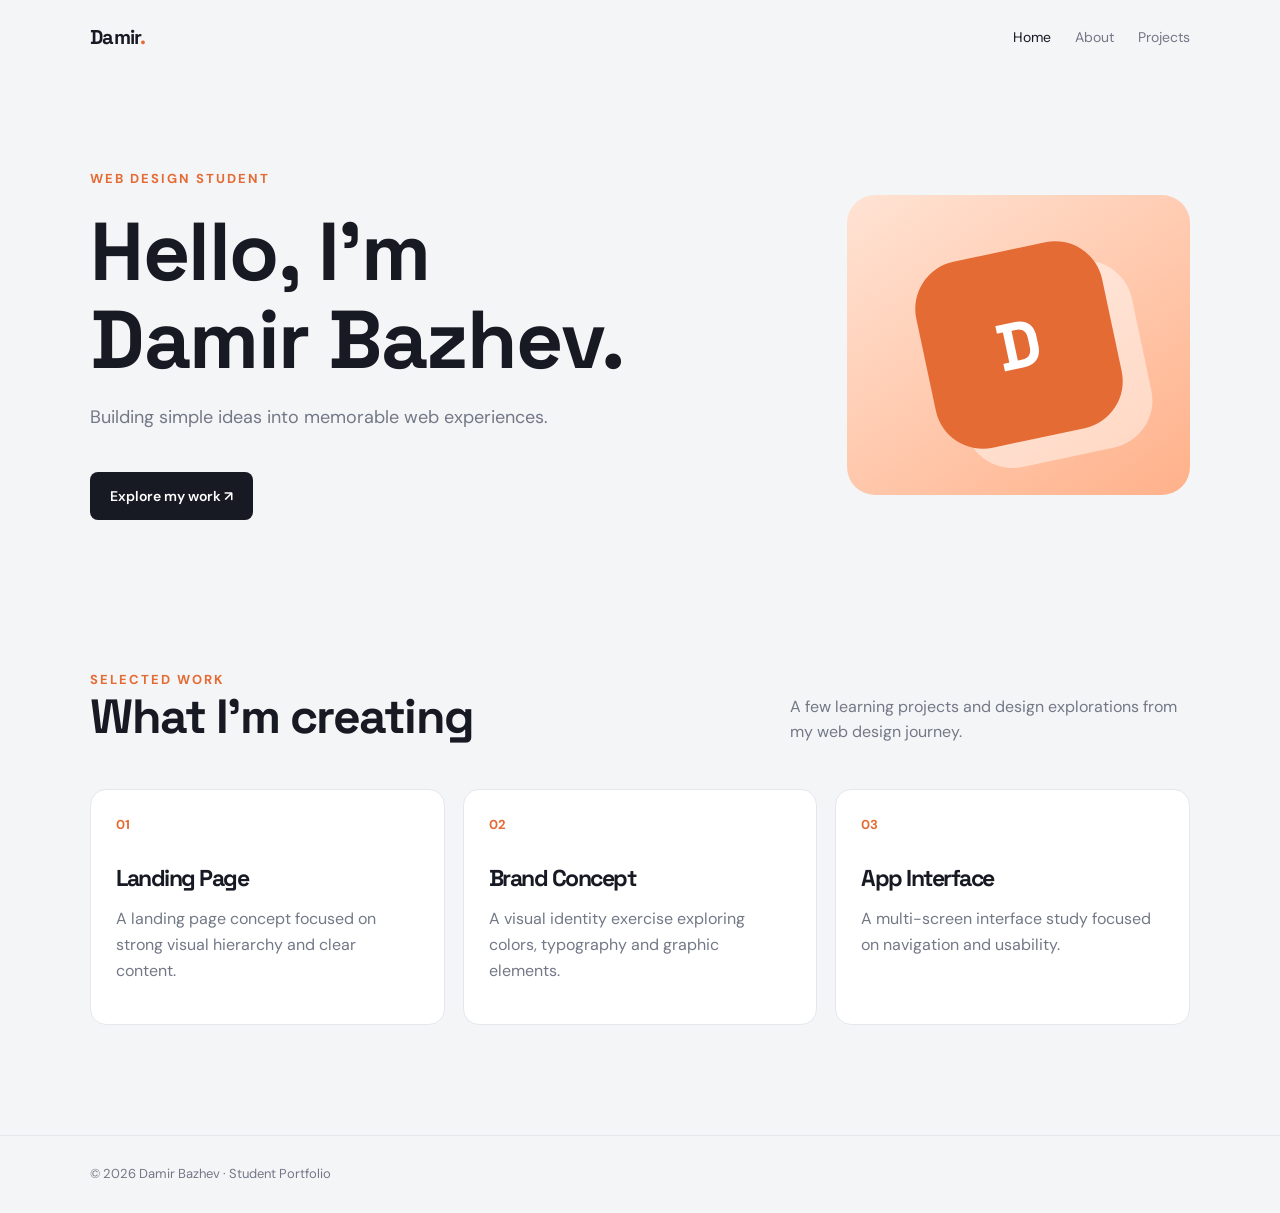
<file: index.html>
<!DOCTYPE html>
<html lang="en"><head><meta charset="UTF-8"><meta name="viewport" content="width=device-width, initial-scale=1.0">
<meta name="description" content="Damir Bazhev — web design student portfolio."><title>Home | Damir Bazhev</title><link rel="stylesheet" href="style.css"></head>
<body><header><div class="wrap nav"><a class="logo" href="index.html">Damir<span style="color:var(--accent)">.</span></a><nav class="links"><a class="active" href="index.html">Home</a><a class="" href="about.html">About</a><a class="" href="projects.html">Projects</a></nav></div></header>
<main class="wrap"><section class="hero"><div><div class="eyebrow">Web Design Student</div><h1>Hello, I'm<br>Damir Bazhev.</h1><p class="lead">Building simple ideas into memorable web experiences.</p><a class="button" href="projects.html">Explore my work ↗</a></div><div class="visual"><div class="shape">D</div></div></section>
<section class="section"><div class="section-head"><div><div class="eyebrow">Selected work</div><h2>What I'm creating</h2></div><p>A few learning projects and design explorations from my web design journey.</p></div><div class="grid">
<article class="card"><div class="number">01</div><h3>Landing Page</h3><p>A landing page concept focused on strong visual hierarchy and clear content.</p></article><article class="card"><div class="number">02</div><h3>Brand Concept</h3><p>A visual identity exercise exploring colors, typography and graphic elements.</p></article><article class="card"><div class="number">03</div><h3>App Interface</h3><p>A multi-screen interface study focused on navigation and usability.</p></article>
</div></section></main><footer><div class="wrap">© 2026 Damir Bazhev · Student Portfolio</div></footer></body></html>
</file>
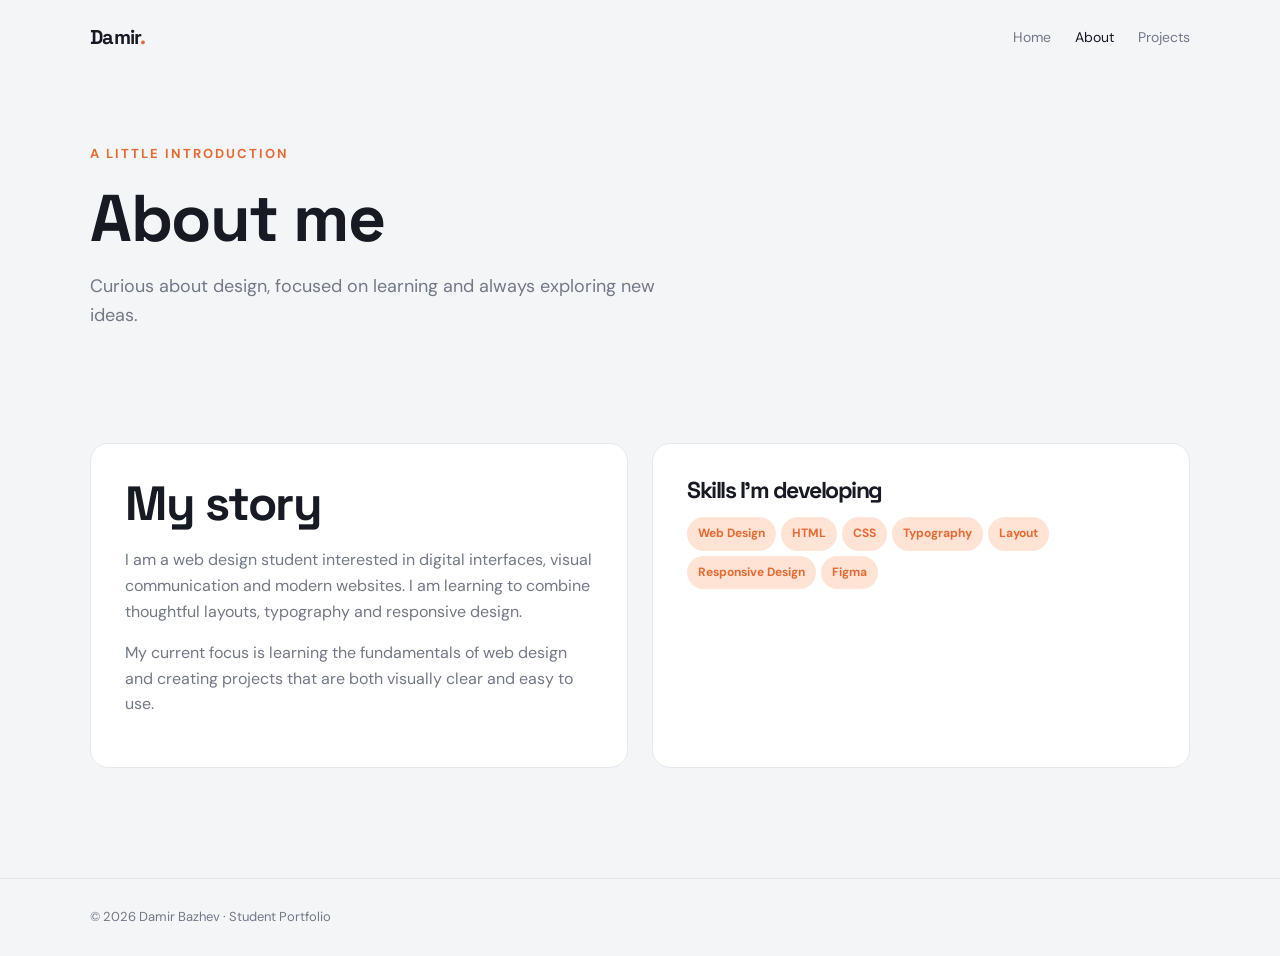
<file: about.html>
<!DOCTYPE html>
<html lang="en"><head><meta charset="UTF-8"><meta name="viewport" content="width=device-width, initial-scale=1.0">
<meta name="description" content="Damir Bazhev — web design student portfolio."><title>About | Damir Bazhev</title><link rel="stylesheet" href="style.css"></head>
<body><header><div class="wrap nav"><a class="logo" href="index.html">Damir<span style="color:var(--accent)">.</span></a><nav class="links"><a class="" href="index.html">Home</a><a class="active" href="about.html">About</a><a class="" href="projects.html">Projects</a></nav></div></header>
<main class="wrap"><section class="page-title"><div class="eyebrow">A little introduction</div><h1>About me</h1><p class="lead">Curious about design, focused on learning and always exploring new ideas.</p></section>
<section class="section two"><div class="panel"><h2>My story</h2><p class="copy">I am a web design student interested in digital interfaces, visual communication and modern websites. I am learning to combine thoughtful layouts, typography and responsive design.</p><p class="copy">My current focus is learning the fundamentals of web design and creating projects that are both visually clear and easy to use.</p></div>
<div class="panel"><h3>Skills I'm developing</h3><span class="tag">Web Design</span><span class="tag">HTML</span><span class="tag">CSS</span><span class="tag">Typography</span><span class="tag">Layout</span><span class="tag">Responsive Design</span><span class="tag">Figma</span></div></section></main><footer><div class="wrap">© 2026 Damir Bazhev · Student Portfolio</div></footer></body></html>
</file>
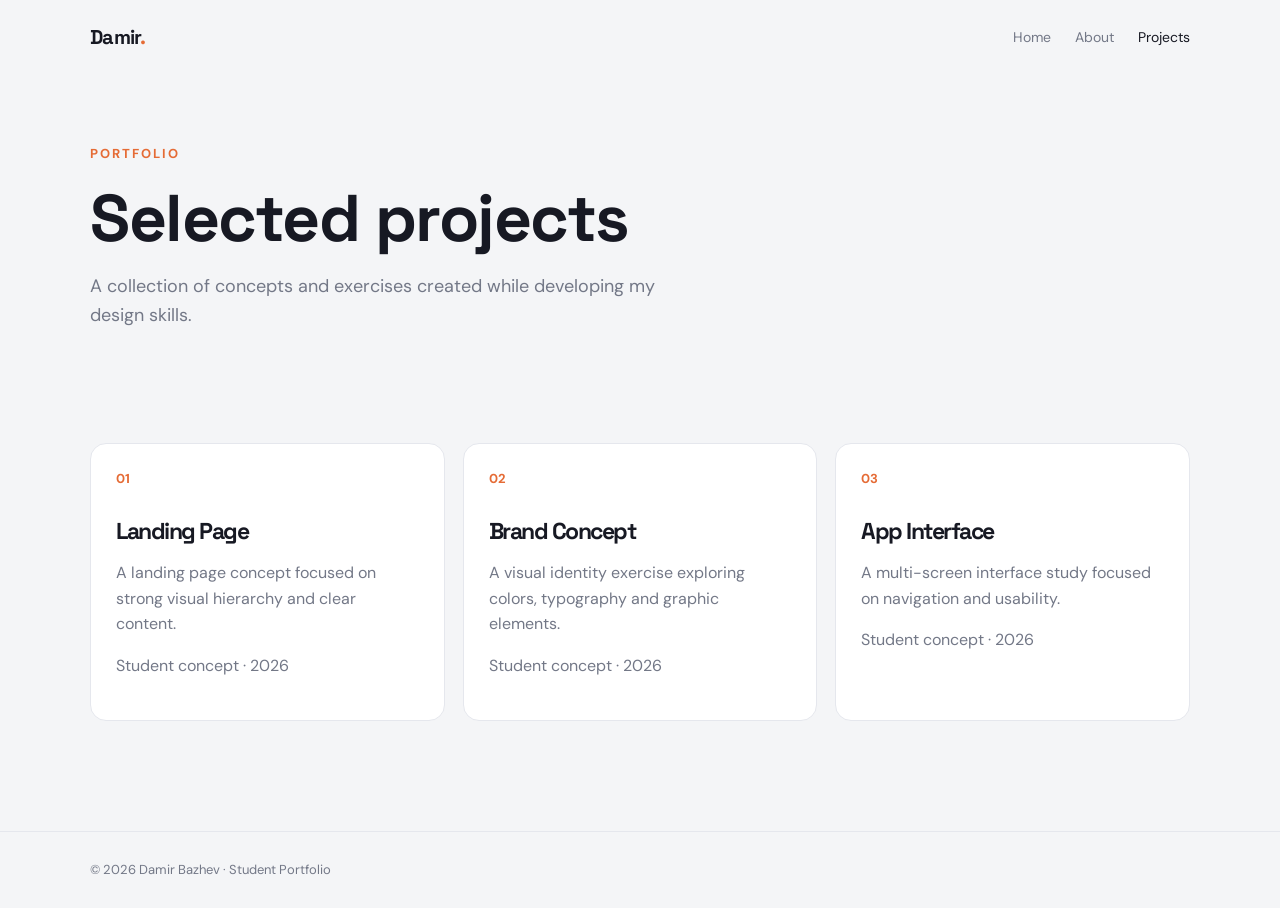
<file: projects.html>
<!DOCTYPE html>
<html lang="en"><head><meta charset="UTF-8"><meta name="viewport" content="width=device-width, initial-scale=1.0">
<meta name="description" content="Damir Bazhev — web design student portfolio."><title>Projects | Damir Bazhev</title><link rel="stylesheet" href="style.css"></head>
<body><header><div class="wrap nav"><a class="logo" href="index.html">Damir<span style="color:var(--accent)">.</span></a><nav class="links"><a class="" href="index.html">Home</a><a class="" href="about.html">About</a><a class="active" href="projects.html">Projects</a></nav></div></header>
<main class="wrap"><section class="page-title"><div class="eyebrow">Portfolio</div><h1>Selected projects</h1><p class="lead">A collection of concepts and exercises created while developing my design skills.</p></section><section class="section"><div class="grid"><article class="card"><div class="number">01</div><h3>Landing Page</h3><p>A landing page concept focused on strong visual hierarchy and clear content.</p><p class="copy">Student concept · 2026</p></article><article class="card"><div class="number">02</div><h3>Brand Concept</h3><p>A visual identity exercise exploring colors, typography and graphic elements.</p><p class="copy">Student concept · 2026</p></article><article class="card"><div class="number">03</div><h3>App Interface</h3><p>A multi-screen interface study focused on navigation and usability.</p><p class="copy">Student concept · 2026</p></article></div></section></main><footer><div class="wrap">© 2026 Damir Bazhev · Student Portfolio</div></footer></body></html>
</file>
<file: style.css>
@import url('https://fonts.googleapis.com/css2?family=DM+Sans:wght@400;500;600;700&family=Space+Grotesk:wght@500;600;700&display=swap');
:root{--bg:#f4f5f7;--surface:#fff;--text:#171923;--muted:#737887;--accent:#e56b35;--soft:#ffe3d4;--soft2:#ffb18a;--line:#e5e7ed}
*{box-sizing:border-box}html{scroll-behavior:smooth}body{margin:0;background:var(--bg);color:var(--text);font-family:'DM Sans',Arial,sans-serif;line-height:1.6}
a{color:inherit;text-decoration:none}.wrap{width:min(1100px,90%);margin:auto}
header{padding:24px 0}.nav{display:flex;align-items:center;justify-content:space-between;gap:20px}.logo{font:700 20px 'Space Grotesk',sans-serif;letter-spacing:-.7px}.links{display:flex;gap:24px;color:var(--muted);font-size:14px}.links a:hover,.links a.active{color:var(--text)}
.hero{padding:95px 0 90px;display:grid;grid-template-columns:1.35fr .65fr;gap:45px;align-items:center}.eyebrow{color:var(--accent);font-size:13px;font-weight:700;text-transform:uppercase;letter-spacing:2px}
h1,h2,h3{font-family:'Space Grotesk',sans-serif;line-height:1.08;letter-spacing:-1.5px}h1{font-size:clamp(46px,7vw,82px);margin:18px 0}h2{font-size:clamp(32px,4vw,48px);margin:0 0 18px}h3{font-size:23px;margin:0 0 10px}
.lead{font-size:18px;color:var(--muted);max-width:570px}.button{display:inline-block;background:var(--text);color:white;padding:13px 20px;border-radius:8px;margin-top:22px;font-weight:600;font-size:14px}
.visual{min-height:300px;border-radius:28px;background:linear-gradient(145deg,var(--soft),var(--soft2));display:grid;place-items:center;overflow:hidden}.shape{width:190px;height:190px;border-radius:48px;background:var(--accent);transform:rotate(-12deg);box-shadow:25px 25px 0 rgba(255,255,255,.45);display:grid;place-items:center;color:white;font:700 66px 'Space Grotesk',sans-serif}
.section{padding:60px 0}.section-head{display:flex;justify-content:space-between;align-items:end;margin-bottom:28px}.section-head p{color:var(--muted);max-width:400px}.grid{display:grid;grid-template-columns:repeat(3,1fr);gap:18px}.card{background:var(--surface);border:1px solid var(--line);border-radius:16px;padding:25px;min-height:220px}.number{color:var(--accent);font-size:13px;font-weight:700;margin-bottom:30px}.card p,.copy{color:var(--muted)}.panel{background:var(--surface);border:1px solid var(--line);border-radius:18px;padding:34px}.two{display:grid;grid-template-columns:1fr 1fr;gap:24px}.tag{display:inline-block;background:var(--soft);color:var(--accent);padding:7px 11px;border-radius:30px;font-size:12px;font-weight:700;margin:5px 5px 0 0}
footer{border-top:1px solid var(--line);padding:28px 0;color:var(--muted);font-size:13px;margin-top:50px}.page-title{padding:70px 0 35px}.page-title h1{font-size:clamp(42px,6vw,66px)}
@media(max-width:760px){.hero{grid-template-columns:1fr;padding:55px 0}.visual{min-height:220px}.grid,.two{grid-template-columns:1fr}.links{gap:13px;font-size:13px}.section{padding:40px 0}.section-head{display:block}}
</file>
